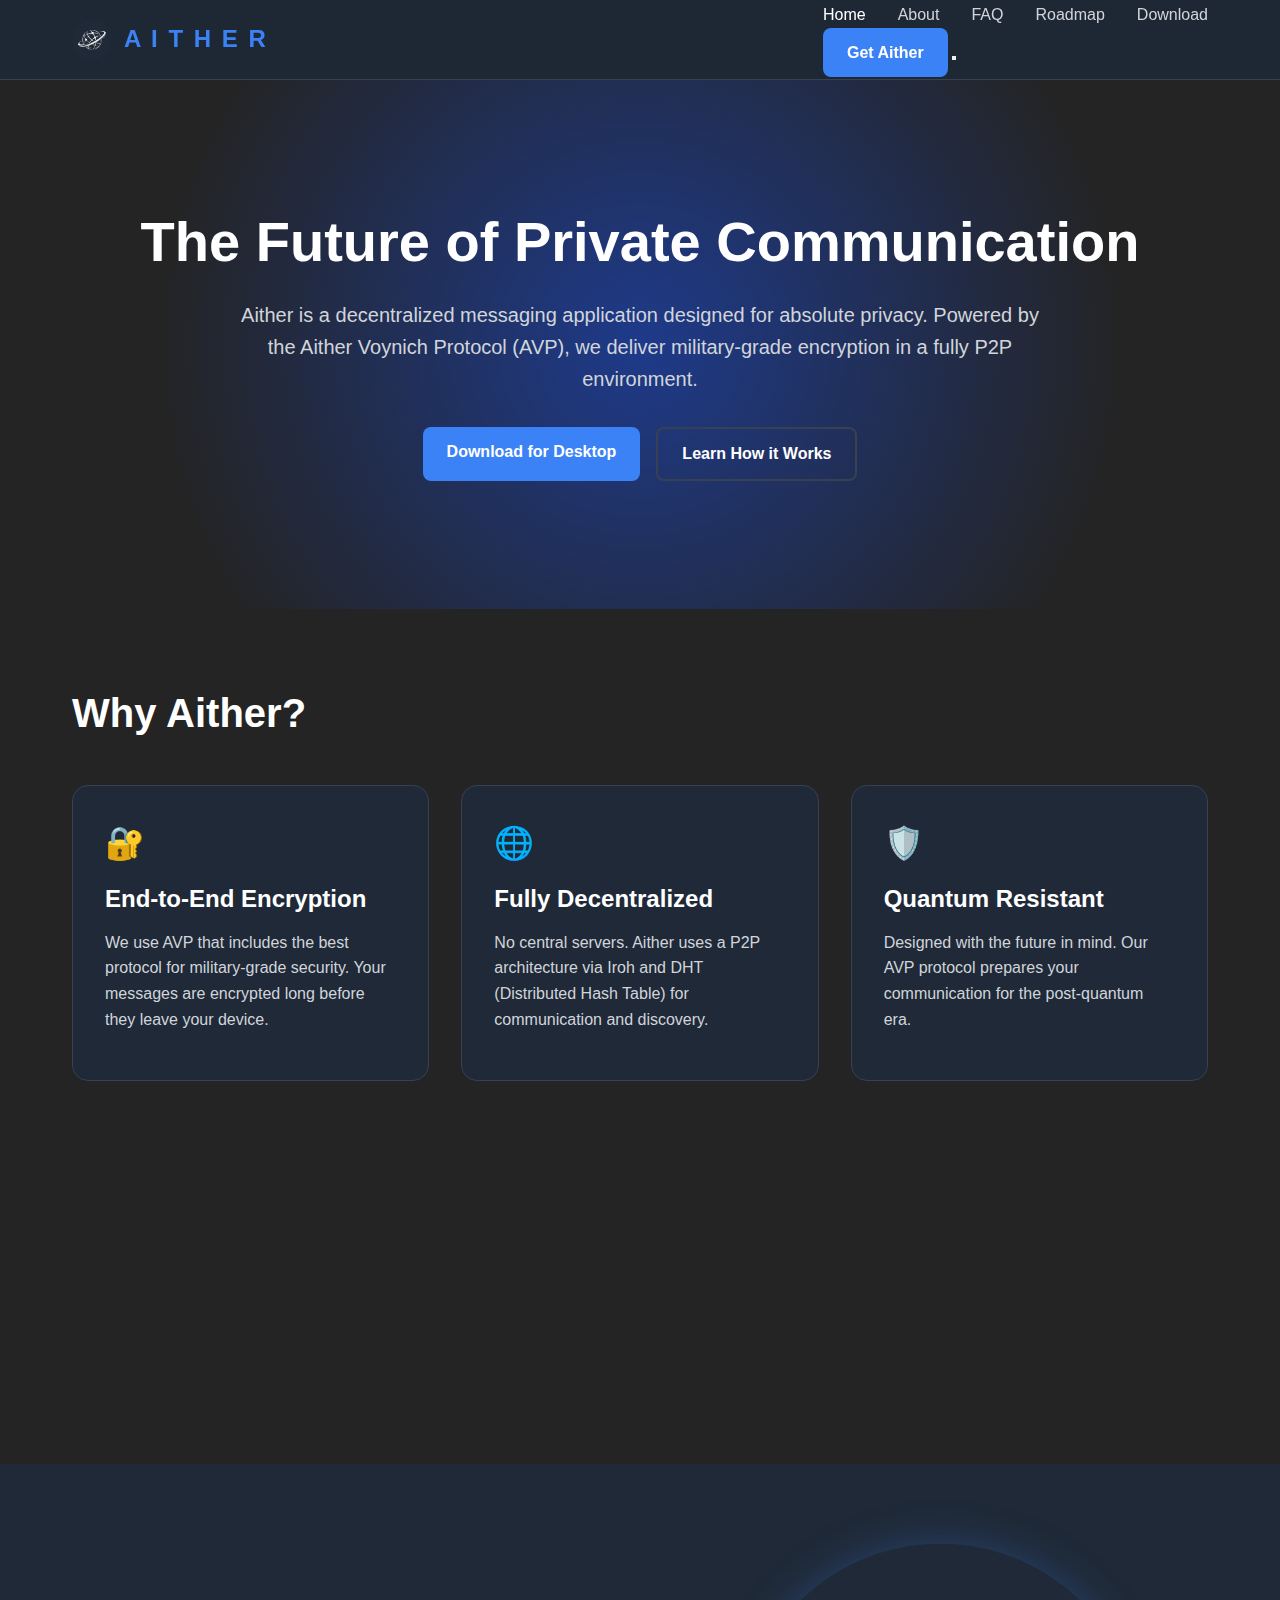
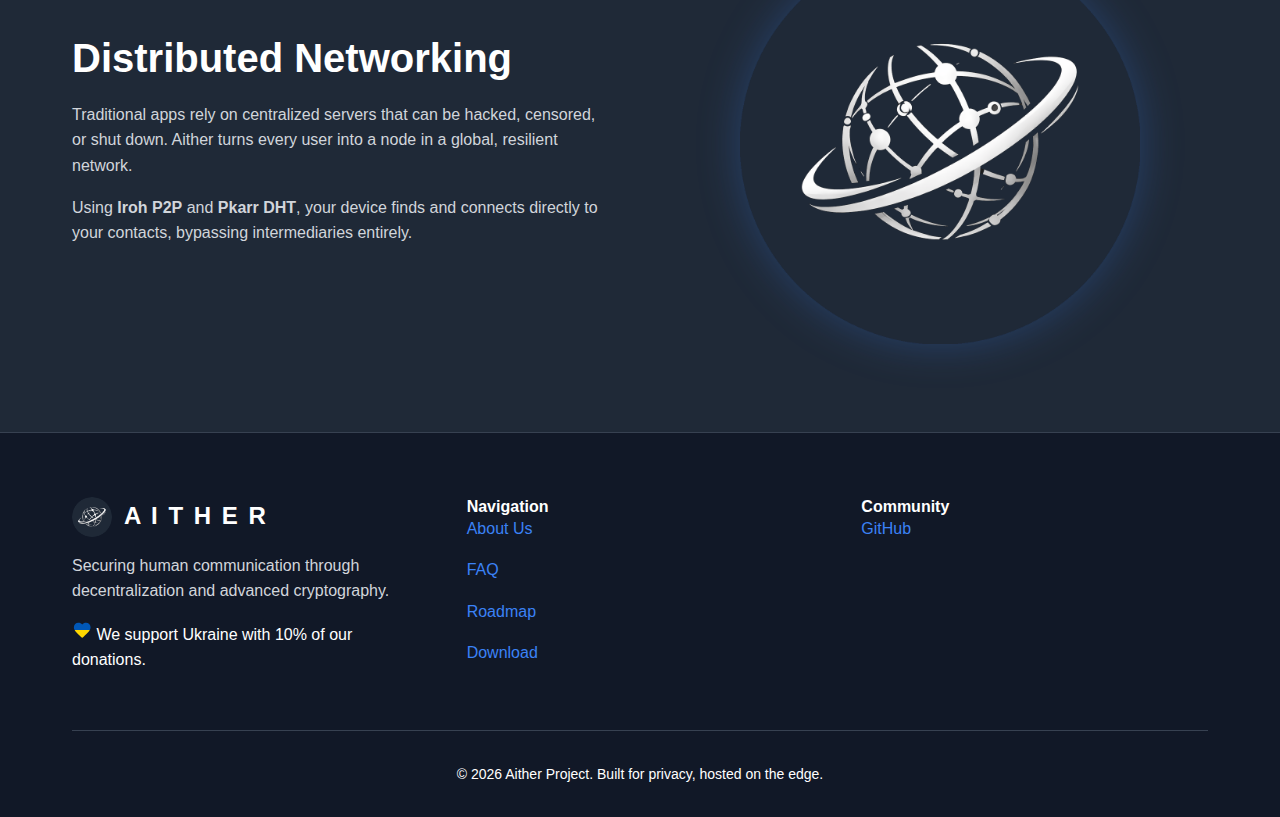
<file: index.html>
<!DOCTYPE html>
<html lang="en">

<head>
    <meta charset="UTF-8">
    <meta name="viewport" content="width=device-width, initial-scale=1.0">
    <title>Aither | Secure & Decentralized Messaging</title>
    <meta name="description"
        content="Aither is a secure, decentralized messaging platform powered by the Signal Protocol and AVP. Military-grade encryption, zero-knowledge, and fully P2P.">
    <link rel="stylesheet" href="css/main.css?v=4">
    <link rel="manifest" href="manifest.json">
    <link rel="icon" href="assets/logo.png">
    <meta name="theme-color" content="#1f2937">
</head>

<body>
    <nav>
        <div class="container nav-container">
            <a href="index.html" class="logo">
                <img src="assets/logo.png" alt="Aither Logo">
                <span>A I T H E R</span>
            </a>
            <div class="nav-right">
                <div class="nav-links">
                    <a href="index.html" class="active">Home</a>
                    <a href="about.html">About</a>
                    <a href="faq.html">FAQ</a>
                    <a href="roadmap.html">Roadmap</a>
                    <a href="download.html">Download</a>
                </div>
                <a href="download.html" class="btn btn-primary">Get Aither</a>
                <button class="nav-menu-toggle" aria-label="Toggle Menu">
                    <span></span>
                    <span></span>
                    <span></span>
                </button>
            </div>
        </div>
    </nav>

    <main>
        <section class="hero">
            <div class="container">
                <h1>The Future of Private Communication</h1>
                <p>Aither is a decentralized messaging application designed for absolute privacy. Powered by the Aither
                    Voynich Protocol (AVP), we deliver military-grade encryption in a fully P2P environment.</p>
                <div class="hero-btns">
                    <a href="download.html" class="btn btn-primary">Download for Desktop</a>
                    <a href="about.html" class="btn btn-outline">Learn How it Works</a>
                </div>
            </div>
        </section>

        <section id="features">
            <div class="container">
                <h2 class="text-center">Why Aither?</h2>
                <div class="features-grid">
                    <div class="card">
                        <div class="card-icon">🔐</div>
                        <h3>End-to-End Encryption</h3>
                        <p>We use AVP that includes the best protocol for military-grade security. Your messages are
                            encrypted long before they leave your device.</p>
                    </div>
                    <div class="card">
                        <div class="card-icon">🌐</div>
                        <h3>Fully Decentralized</h3>
                        <p>No central servers. Aither uses a P2P architecture via Iroh and DHT (Distributed Hash Table)
                            for communication and discovery.</p>
                    </div>
                    <div class="card">
                        <div class="card-icon">🛡️</div>
                        <h3>Quantum Resistant</h3>
                        <p>Designed with the future in mind. Our AVP protocol prepares your communication for the
                            post-quantum era.</p>
                    </div>
                    <div class="card">
                        <div class="card-icon">👤</div>
                        <h3>Zero Knowledge</h3>
                        <p>No phone numbers, no email addresses, no tracking. Your identity is your private key, and
                            your data stays on your device.</p>
                    </div>
                </div>
            </div>
        </section>

        <section id="how-it-works" style="background-color: var(--card-bg);">
            <div class="container">
                <div style="display: flex; align-items: center; gap: 4rem; flex-wrap: wrap;">
                    <div style="flex: 1; min-width: 300px;">
                        <h2>Distributed Networking</h2>
                        <p>Traditional apps rely on centralized servers that can be hacked, censored, or shut down.
                            Aither turns every user into a node in a global, resilient network.</p>
                        <p>Using <strong>Iroh P2P</strong> and <strong>Pkarr DHT</strong>, your device finds and
                            connects directly to your contacts, bypassing intermediaries entirely.</p>
                    </div>
                    <div style="flex: 1; min-width: 300px; text-align: center;">
                        <img src="assets/logo.png" alt="Aither Networking"
                            style="width: 100%; max-width: 400px; filter: drop-shadow(0 0 20px #3b82f644);">
                    </div>
                </div>
            </div>
        </section>
    </main>

    <footer>
        <div class="container">
            <div class="footer-content">
                <div>
                    <div class="logo" style="margin-bottom: 1rem;">
                        <img src="assets/logo.png" alt="Aither Logo">
                        <span>A I T H E R</span>
                    </div>
                    <p>Securing human communication through decentralization and advanced cryptography.</p>
                    <div class="ukraine-support">
                        <svg viewBox="0 0 32 32" width="20" height="20">
                            <defs>
                                <linearGradient id="ua-grad" x1="0%" y1="0%" x2="0%" y2="100%">
                                    <stop offset="50%" style="stop-color:#0057b7;stop-opacity:1" />
                                    <stop offset="50%" style="stop-color:#ffd700;stop-opacity:1" />
                                </linearGradient>
                            </defs>
                            <path fill="url(#ua-grad)"
                                d="M16 28.5L14.1 26.75C7.4 20.75 3 16.75 3 11.75C3 7.65 6.2 4.45 10.3 4.45C12.6 4.45 14.85 5.5 16.35 7.15C17.85 5.5 20.1 4.45 22.4 4.45C26.5 4.45 29.7 7.65 29.7 11.75C29.7 16.75 25.3 20.75 18.6 26.75L16.7 28.5H16V28.5Z" />
                        </svg>
                        <span>We support Ukraine with 10% of our donations.</span>
                    </div>
                </div>
                <div>
                    <h4>Navigation</h4>
                    <p><a href="about.html">About Us</a></p>
                    <p><a href="faq.html">FAQ</a></p>
                    <p><a href="roadmap.html">Roadmap</a></p>
                    <p><a href="download.html">Download</a></p>
                </div>
                <div>
                    <h4>Community</h4>
                    <p><a href="https://github.com/aitherapp/aither-beta">GitHub</a></p>
                </div>
            </div>
            <div class="footer-bottom">
                &copy; 2026 Aither Project. Built for privacy, hosted on the edge.
            </div>
        </div>
    </footer>

    <script src="js/main.js?v=4"></script>
    <script>
        if ('serviceWorker' in navigator) {
            navigator.serviceWorker.register('./sw.js');
        }
    </script>
</body>

</html>
</file>
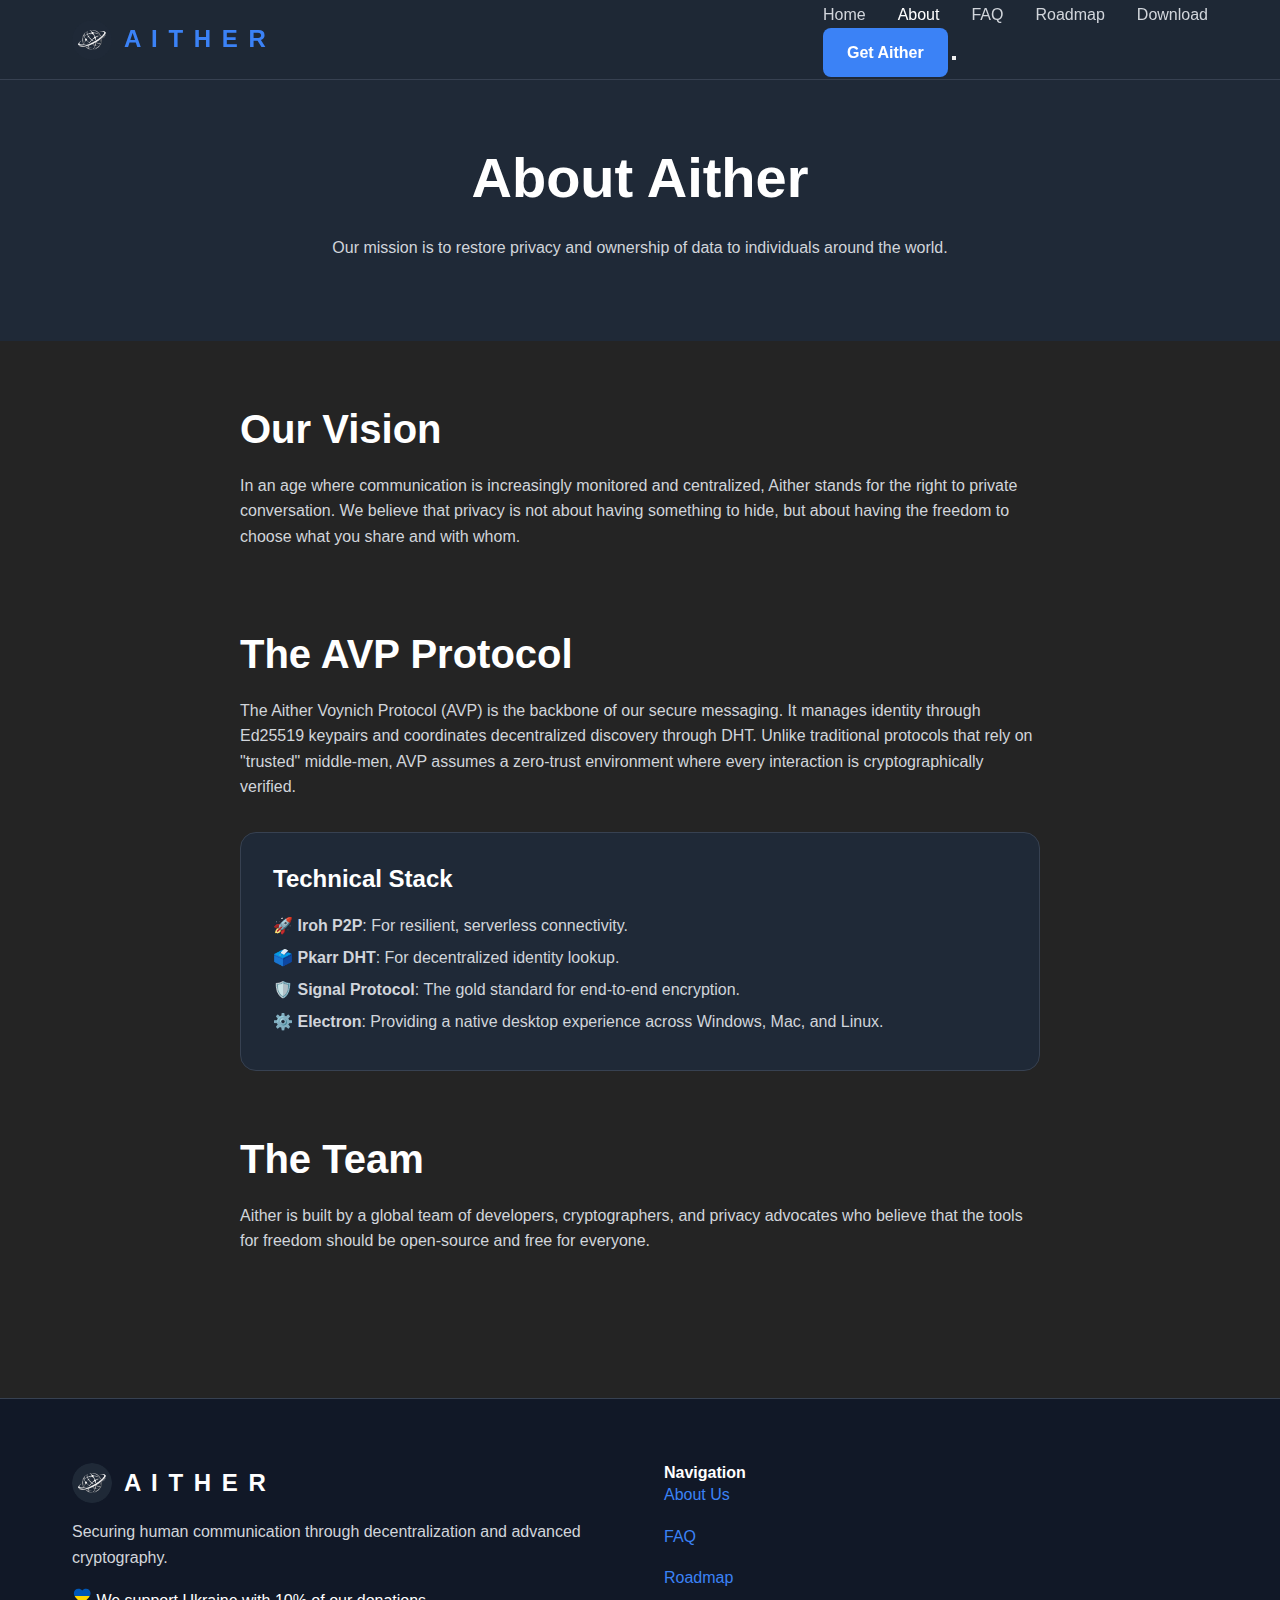
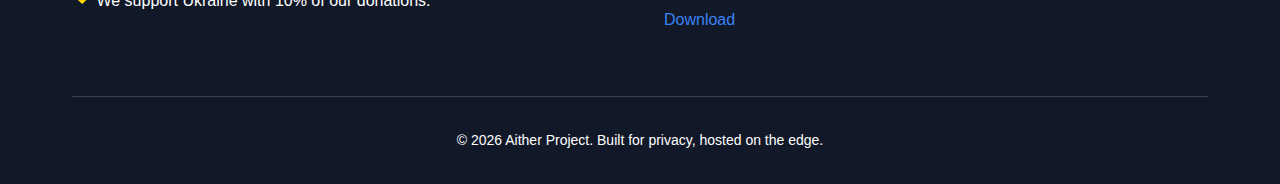
<file: about.html>
<!DOCTYPE html>
<html lang="en">

<head>
    <meta charset="UTF-8">
    <meta name="viewport" content="width=device-width, initial-scale=1.0">
    <title>About | Aither</title>
    <link rel="stylesheet" href="css/main.css?v=4">
    <link rel="icon" href="assets/logo.png">
</head>

<body>
    <nav>
        <div class="container nav-container">
            <a href="index.html" class="logo">
                <img src="assets/logo.png" alt="Aither Logo">
                <span>A I T H E R</span>
            </a>
            <div class="nav-right">
                <div class="nav-links">
                    <a href="index.html">Home</a>
                    <a href="about.html" class="active">About</a>
                    <a href="faq.html">FAQ</a>
                    <a href="roadmap.html">Roadmap</a>
                    <a href="download.html">Download</a>
                </div>
                <a href="download.html" class="btn btn-primary">Get Aither</a>
                <button class="nav-menu-toggle" aria-label="Toggle Menu">
                    <span></span>
                    <span></span>
                    <span></span>
                </button>
            </div>
        </div>
    </nav>

    <header class="page-header">
        <div class="container">
            <h1>About Aither</h1>
            <p>Our mission is to restore privacy and ownership of data to individuals around the world.</p>
        </div>
    </header>

    <main class="container" style="padding: 4rem 2rem;">
        <div style="max-width: 800px; margin: 0 auto;">
            <section style="padding: 0 0 4rem 0;">
                <h2>Our Vision</h2>
                <p>In an age where communication is increasingly monitored and centralized, Aither stands for the right
                    to private conversation. We believe that privacy is not about having something to hide, but about
                    having the freedom to choose what you share and with whom.</p>
            </section>

            <section style="padding: 0 0 4rem 0;">
                <h2>The AVP Protocol</h2>
                <p>The Aither Voynich Protocol (AVP) is the backbone of our secure messaging. It manages identity
                    through Ed25519 keypairs and coordinates decentralized discovery through DHT. Unlike traditional
                    protocols that rely on "trusted" middle-men, AVP assumes a zero-trust environment where every
                    interaction is cryptographically verified.</p>
                <div class="card" style="margin-top: 2rem;">
                    <h3>Technical Stack</h3>
                    <ul style="list-style: none; color: var(--text-secondary); line-height: 2;">
                        <li>🚀 <strong>Iroh P2P</strong>: For resilient, serverless connectivity.</li>
                        <li>🗳️ <strong>Pkarr DHT</strong>: For decentralized identity lookup.</li>
                        <li>🛡️ <strong>Signal Protocol</strong>: The gold standard for end-to-end encryption.</li>
                        <li>⚙️ <strong>Electron</strong>: Providing a native desktop experience across Windows, Mac, and
                            Linux.</li>
                    </ul>
                </div>
            </section>

            <section style="padding: 0 0 4rem 0;">
                <h2>The Team</h2>
                <p>Aither is built by a global team of developers, cryptographers, and privacy advocates who believe
                    that the tools for freedom should be open-source and free for everyone.</p>
            </section>
        </div>
    </main>

    <footer>
        <div class="container">
            <div class="footer-content">
                <div>
                    <div class="logo" style="margin-bottom: 1rem;">
                        <img src="assets/logo.png" alt="Aither Logo">
                        <span>A I T H E R</span>
                    </div>
                    <p>Securing human communication through decentralization and advanced cryptography.</p>
                    <div class="ukraine-support">
                        <svg viewBox="0 0 32 32" width="20" height="20">
                            <defs>
                                <linearGradient id="ua-grad-about" x1="0%" y1="0%" x2="0%" y2="100%">
                                    <stop offset="50%" style="stop-color:#0057b7;stop-opacity:1" />
                                    <stop offset="50%" style="stop-color:#ffd700;stop-opacity:1" />
                                </linearGradient>
                            </defs>
                            <path fill="url(#ua-grad-about)"
                                d="M16 28.5L14.1 26.75C7.4 20.75 3 16.75 3 11.75C3 7.65 6.2 4.45 10.3 4.45C12.6 4.45 14.85 5.5 16.35 7.15C17.85 5.5 20.1 4.45 22.4 4.45C26.5 4.45 29.7 7.65 29.7 11.75C29.7 16.75 25.3 20.75 18.6 26.75L16.7 28.5H16V28.5Z" />
                        </svg>
                        <span>We support Ukraine with 10% of our donations.</span>
                    </div>
                </div>
                <div>
                    <h4>Navigation</h4>
                    <p><a href="about.html">About Us</a></p>
                    <p><a href="faq.html">FAQ</a></p>
                    <p><a href="roadmap.html">Roadmap</a></p>
                    <p><a href="download.html">Download</a></p>
                </div>
            </div>
            <div class="footer-bottom">
                &copy; 2026 Aither Project. Built for privacy, hosted on the edge.
            </div>
        </div>
    </footer>
    <script src="js/main.js?v=4"></script>
    <script>
        if ('serviceWorker' in navigator) {
            navigator.serviceWorker.register('./sw.js');
        }
    </script>
</body>

</html>
</file>
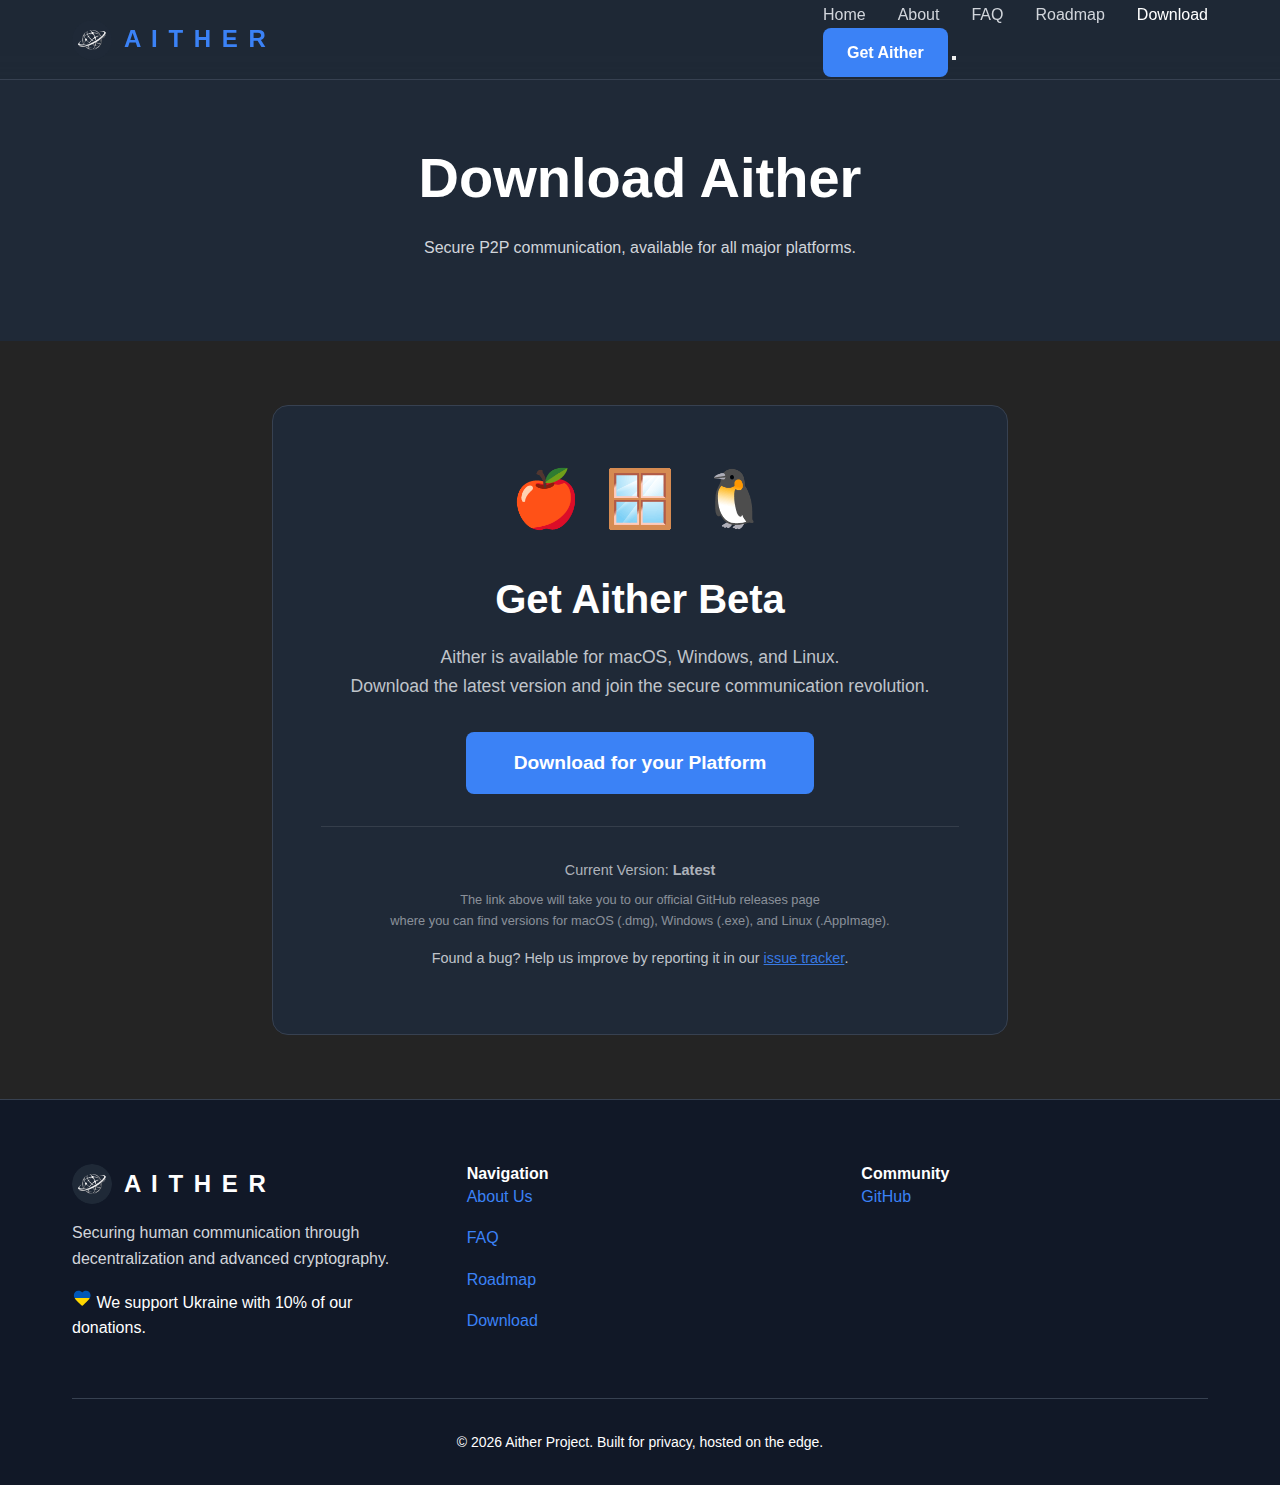
<file: download.html>
<!DOCTYPE html>
<html lang="en">

<head>
    <meta charset="UTF-8">
    <meta name="viewport" content="width=device-width, initial-scale=1.0">
    <title>Download | Aither</title>
    <link rel="stylesheet" href="css/main.css?v=4">
    <link rel="icon" href="assets/logo.png">
</head>

<body>
    <nav>
        <div class="container nav-container">
            <a href="index.html" class="logo">
                <img src="assets/logo.png" alt="Aither Logo">
                <span>A I T H E R</span>
            </a>
            <div class="nav-right">
                <div class="nav-links">
                    <a href="index.html">Home</a>
                    <a href="about.html">About</a>
                    <a href="faq.html">FAQ</a>
                    <a href="roadmap.html">Roadmap</a>
                    <a href="download.html" class="active">Download</a>
                </div>
                <a href="download.html" class="btn btn-primary">Get Aither</a>
                <button class="nav-menu-toggle" aria-label="Toggle Menu">
                    <span></span>
                    <span></span>
                    <span></span>
                </button>
            </div>
        </div>
    </nav>

    <header class="page-header">
        <div class="container">
            <h1>Download Aither</h1>
            <p>Secure P2P communication, available for all major platforms.</p>
        </div>
    </header>

    <main class="container" style="padding: 4rem 2rem; max-width: 800px; margin: 0 auto;">
        <div class="card" style="text-align: center; padding: 3rem;">
            <div style="font-size: 3.5rem; margin-bottom: 2rem; display: flex; justify-content: center; gap: 1.5rem;">
                <span>🍎</span><span>🪟</span><span>🐧</span>
            </div>
            <h2>Get Aither Beta</h2>
            <p style="font-size: 1.1rem; margin-bottom: 2rem; opacity: 0.9;">
                Aither is available for macOS, Windows, and Linux. <br>
                Download the latest version and join the secure communication revolution.
            </p>

            <div style="margin-bottom: 2rem;">
                <a href="https://github.com/aitherapp/aither-beta/releases/latest" class="btn btn-primary"
                    style="font-size: 1.2rem; padding: 1rem 3rem;">
                    Download for your Platform
                </a>
            </div>

            <div style="border-top: 1px solid rgba(255,255,255,0.1); padding-top: 2rem; margin-top: 1rem;">
                <p style="font-size: 0.9rem; margin-bottom: 0.5rem; opacity: 0.8;">Current Version:
                    <strong>Latest</strong>
                </p>
                <p style="font-size: 0.8rem; opacity: 0.6; margin-bottom: 1rem;">
                    The link above will take you to our official GitHub releases page <br>
                    where you can find versions for macOS (.dmg), Windows (.exe), and Linux (.AppImage).
                </p>
                <p style="font-size: 0.9rem; opacity: 0.9;">
                    Found a bug? Help us improve by reporting it in our
                    <a href="https://github.com/aitherapp/aither-beta/issues" target="_blank"
                        style="text-decoration: underline;">issue tracker</a>.
                </p>
            </div>
        </div>
    </main>

    <footer>
        <div class="container">
            <div class="footer-content">
                <div>
                    <div class="logo" style="margin-bottom: 1rem;">
                        <img src="assets/logo.png" alt="Aither Logo">
                        <span>A I T H E R</span>
                    </div>
                    <p>Securing human communication through decentralization and advanced cryptography.</p>
                    <div class="ukraine-support">
                        <svg viewBox="0 0 32 32" width="20" height="20">
                            <defs>
                                <linearGradient id="ua-grad-download" x1="0%" y1="0%" x2="0%" y2="100%">
                                    <stop offset="50%" style="stop-color:#0057b7;stop-opacity:1" />
                                    <stop offset="50%" style="stop-color:#ffd700;stop-opacity:1" />
                                </linearGradient>
                            </defs>
                            <path fill="url(#ua-grad-download)"
                                d="M16 28.5L14.1 26.75C7.4 20.75 3 16.75 3 11.75C3 7.65 6.2 4.45 10.3 4.45C12.6 4.45 14.85 5.5 16.35 7.15C17.85 5.5 20.1 4.45 22.4 4.45C26.5 4.45 29.7 7.65 29.7 11.75C29.7 16.75 25.3 20.75 18.6 26.75L16.7 28.5H16V28.5Z" />
                        </svg>
                        <span>We support Ukraine with 10% of our donations.</span>
                    </div>
                </div>
                <div>
                    <h4>Navigation</h4>
                    <p><a href="about.html">About Us</a></p>
                    <p><a href="faq.html">FAQ</a></p>
                    <p><a href="roadmap.html">Roadmap</a></p>
                    <p><a href="download.html">Download</a></p>
                </div>
                <div>
                    <h4>Community</h4>
                    <p><a href="https://github.com/aitherapp/aither-beta">GitHub</a></p>
                </div>
            </div>
            <div class="footer-bottom">
                &copy; 2026 Aither Project. Built for privacy, hosted on the edge.
            </div>
        </div>
    </footer>
    <script src="js/main.js?v=4"></script>
    <script>
        if ('serviceWorker' in navigator) {
            navigator.serviceWorker.register('./sw.js');
        }
    </script>
</body>

</html>
</file>
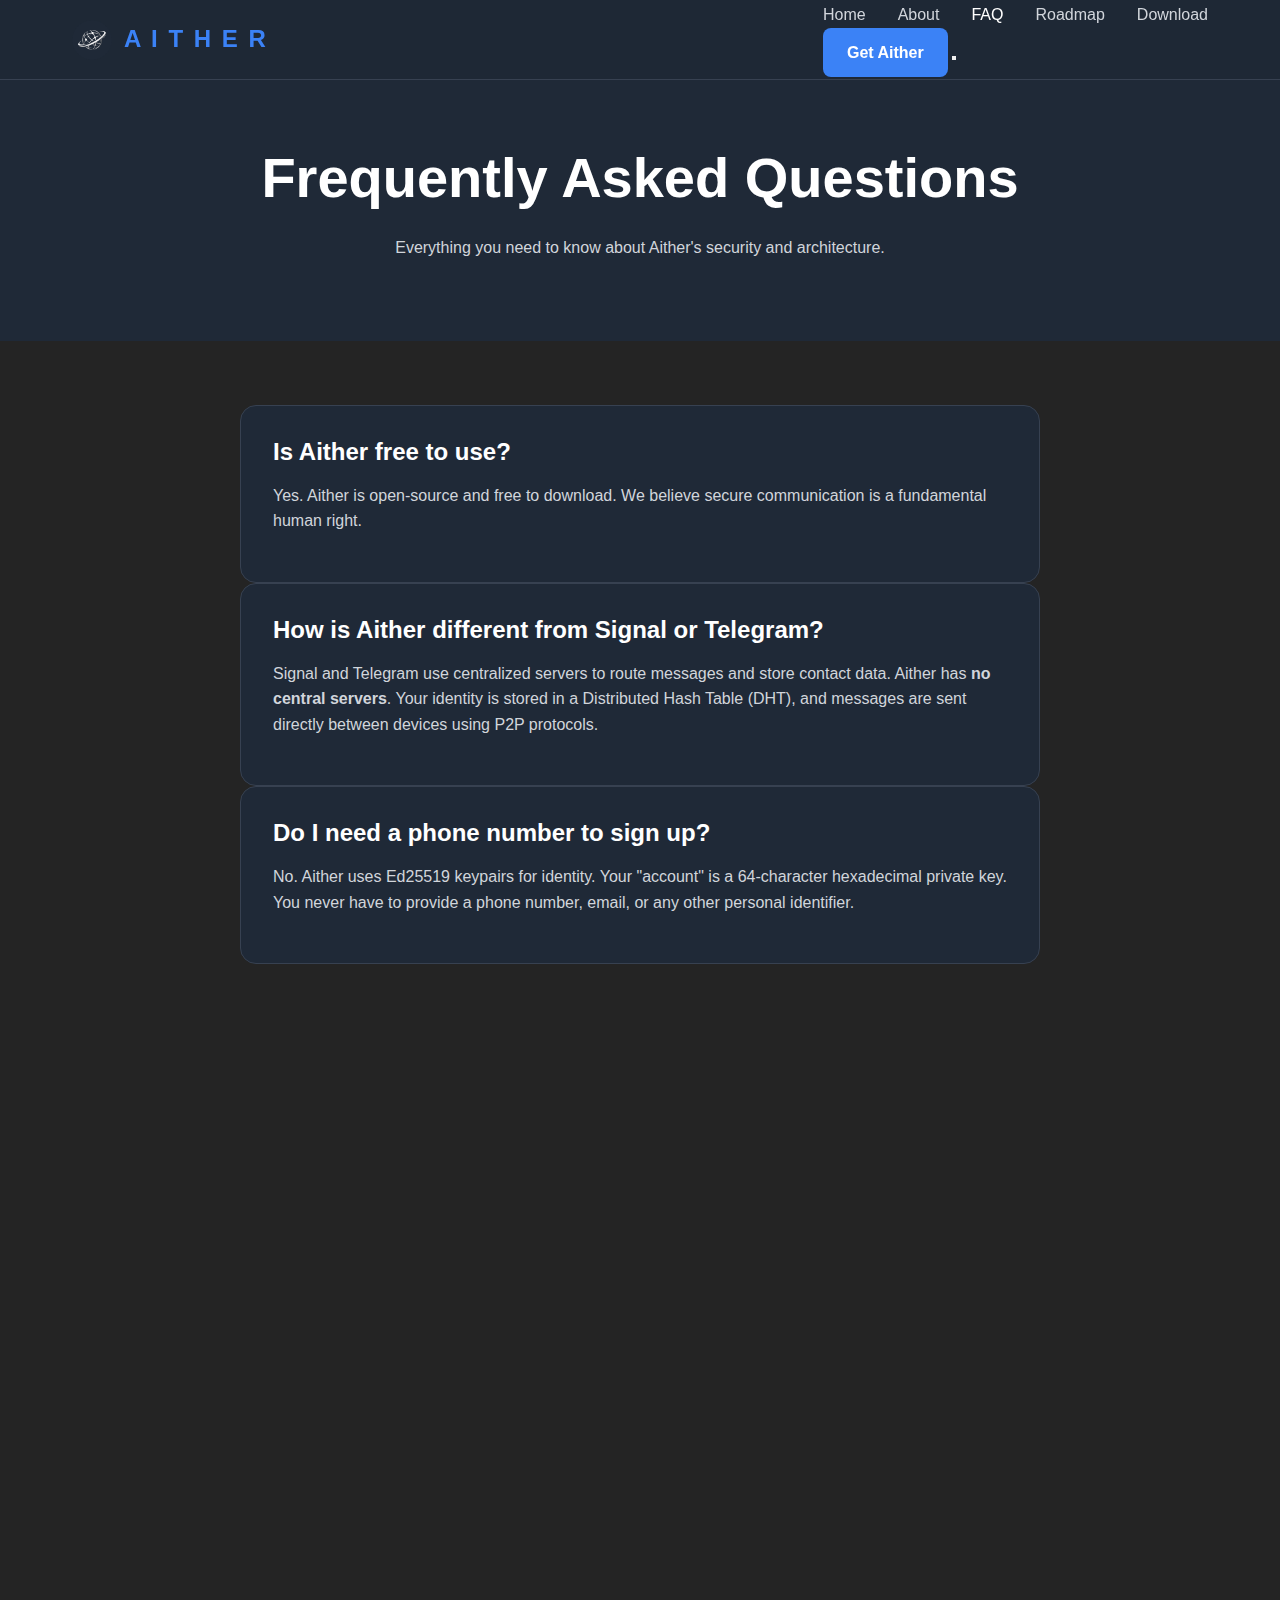
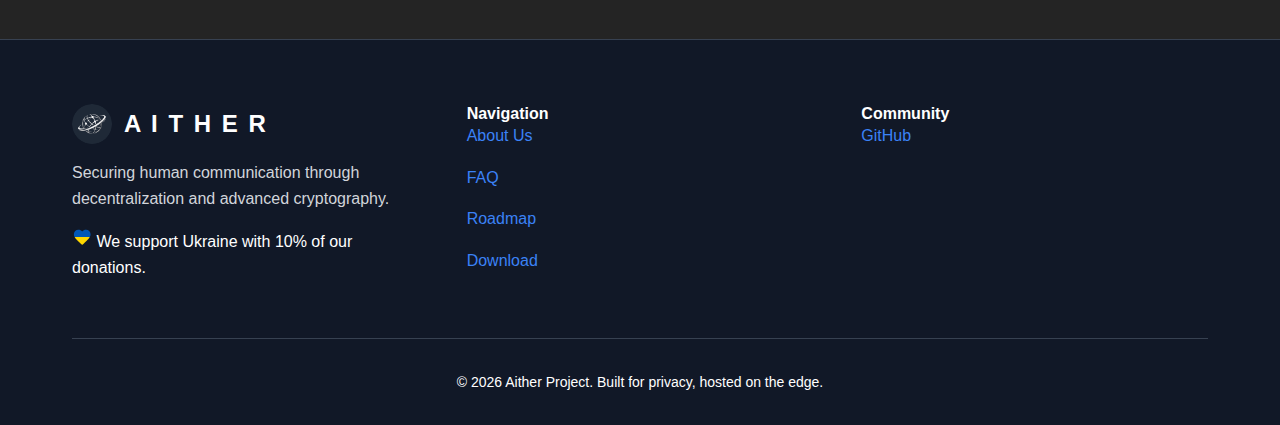
<file: faq.html>
<!DOCTYPE html>
<html lang="en">

<head>
    <meta charset="UTF-8">
    <meta name="viewport" content="width=device-width, initial-scale=1.0">
    <title>FAQ | Aither</title>
    <link rel="stylesheet" href="css/main.css?v=4">
    <link rel="icon" href="assets/logo.png">
</head>

<body>
    <nav>
        <div class="container nav-container">
            <a href="index.html" class="logo">
                <img src="assets/logo.png" alt="Aither Logo">
                <span>A I T H E R</span>
            </a>
            <div class="nav-right">
                <div class="nav-links">
                    <a href="index.html">Home</a>
                    <a href="about.html">About</a>
                    <a href="faq.html" class="active">FAQ</a>
                    <a href="roadmap.html">Roadmap</a>
                    <a href="download.html">Download</a>
                </div>
                <a href="download.html" class="btn btn-primary">Get Aither</a>
                <button class="nav-menu-toggle" aria-label="Toggle Menu">
                    <span></span>
                    <span></span>
                    <span></span>
                </button>
            </div>
        </div>
    </nav>

    <header class="page-header">
        <div class="container">
            <h1>Frequently Asked Questions</h1>
            <p>Everything you need to know about Aither's security and architecture.</p>
        </div>
    </header>

    <main class="container" style="padding: 4rem 2rem;">
        <div style="max-width: 800px; margin: 0 auto;" class="space-y-6">
            <div class="card">
                <h3>Is Aither free to use?</h3>
                <p>Yes. Aither is open-source and free to download. We believe secure communication is a fundamental
                    human right.</p>
            </div>

            <div class="card">
                <h3>How is Aither different from Signal or Telegram?</h3>
                <p>Signal and Telegram use centralized servers to route messages and store contact data. Aither has
                    <strong>no central servers</strong>. Your identity is stored in a Distributed Hash Table (DHT), and
                    messages are sent directly between devices using P2P protocols.
                </p>
            </div>

            <div class="card">
                <h3>Do I need a phone number to sign up?</h3>
                <p>No. Aither uses Ed25519 keypairs for identity. Your "account" is a 64-character hexadecimal private
                    key. You never have to provide a phone number, email, or any other personal identifier.</p>
            </div>

            <div class="card">
                <h3>Can I use Aither on multiple devices?</h3>
                <p>Currently, Aither is optimized for single-device desktop use. Since your keys are stored on your
                    device, you must export and import your private key to move your identity to a new installation.
                    Multi-device syncing is on our roadmap.</p>
            </div>

            <div class="card">
                <h3>Where are my messages stored?</h3>
                <p>Your message history is stored only on your own device in an encrypted SQLite database. Aither has no
                    cloud storage; if you lose your device and haven't backed up your keys, your data cannot be
                    recovered.</p>
            </div>

            <div class="card">
                <h3>Do you collect Aither metadata?</h3>
                <p>Because Aither is P2P, there is no central entity collecting metadata about who you talk to. While
                    network-level analysis could potentially reveal connection patterns (as with any internet-based
                    communication), we minimize metadata to the absolute technological limit.</p>
            </div>
        </div>
    </main>

    <footer>
        <div class="container">
            <div class="footer-content">
                <div>
                    <div class="logo" style="margin-bottom: 1rem;">
                        <img src="assets/logo.png" alt="Aither Logo">
                        <span>A I T H E R</span>
                    </div>
                    <p>Securing human communication through decentralization and advanced cryptography.</p>
                    <div class="ukraine-support">
                        <svg viewBox="0 0 32 32" width="20" height="20">
                            <defs>
                                <linearGradient id="ua-grad-faq" x1="0%" y1="0%" x2="0%" y2="100%">
                                    <stop offset="50%" style="stop-color:#0057b7;stop-opacity:1" />
                                    <stop offset="50%" style="stop-color:#ffd700;stop-opacity:1" />
                                </linearGradient>
                            </defs>
                            <path fill="url(#ua-grad-faq)"
                                d="M16 28.5L14.1 26.75C7.4 20.75 3 16.75 3 11.75C3 7.65 6.2 4.45 10.3 4.45C12.6 4.45 14.85 5.5 16.35 7.15C17.85 5.5 20.1 4.45 22.4 4.45C26.5 4.45 29.7 7.65 29.7 11.75C29.7 16.75 25.3 20.75 18.6 26.75L16.7 28.5H16V28.5Z" />
                        </svg>
                        <span>We support Ukraine with 10% of our donations.</span>
                    </div>
                </div>
                <div>
                    <h4>Navigation</h4>
                    <p><a href="about.html">About Us</a></p>
                    <p><a href="faq.html">FAQ</a></p>
                    <p><a href="roadmap.html">Roadmap</a></p>
                    <p><a href="download.html">Download</a></p>
                </div>
                <div>
                    <h4>Community</h4>
                    <p><a href="https://github.com/aitherapp/aither-beta">GitHub</a></p>
                </div>
            </div>
            <div class="footer-bottom">
                &copy; 2026 Aither Project. Built for privacy, hosted on the edge.
            </div>
        </div>
    </footer>
    <script src="js/main.js?v=4"></script>
    <script>
        if ('serviceWorker' in navigator) {
            navigator.serviceWorker.register('./sw.js');
        }
    </script>
</body>

</html>
</file>
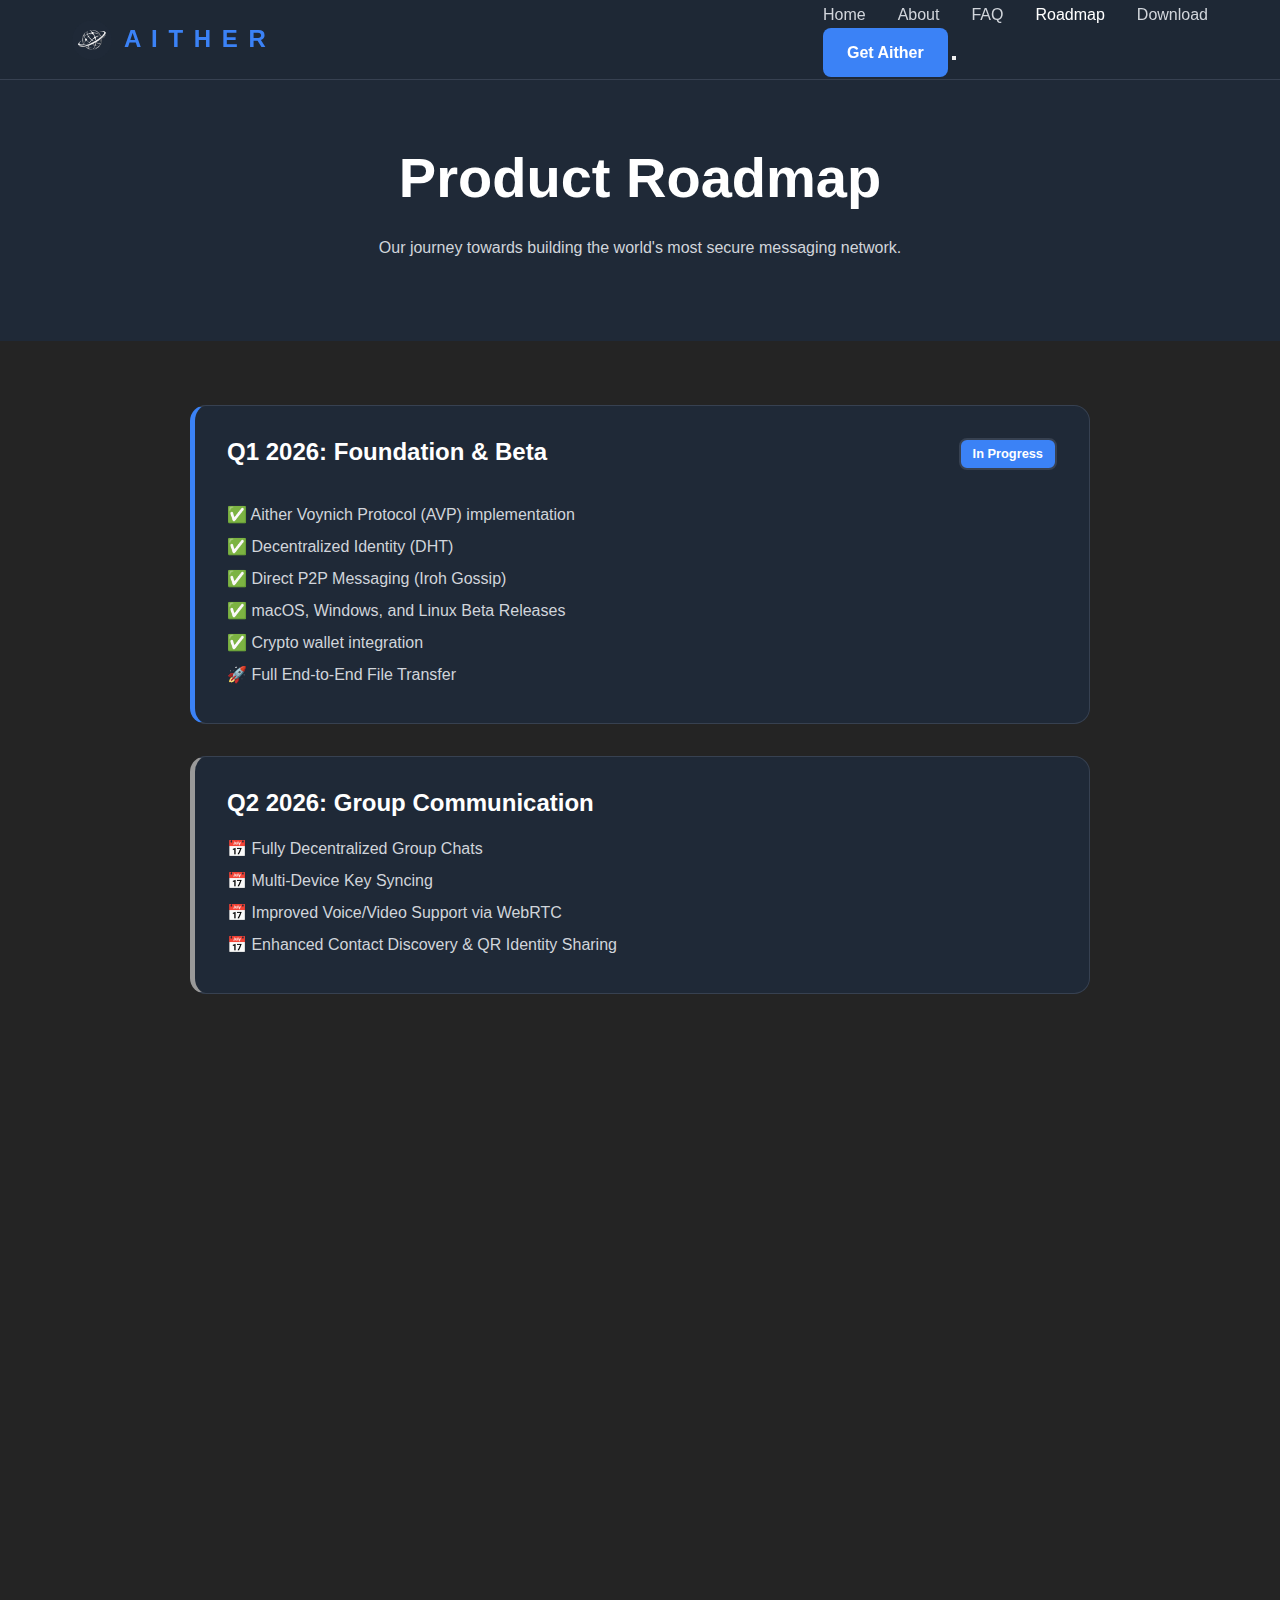
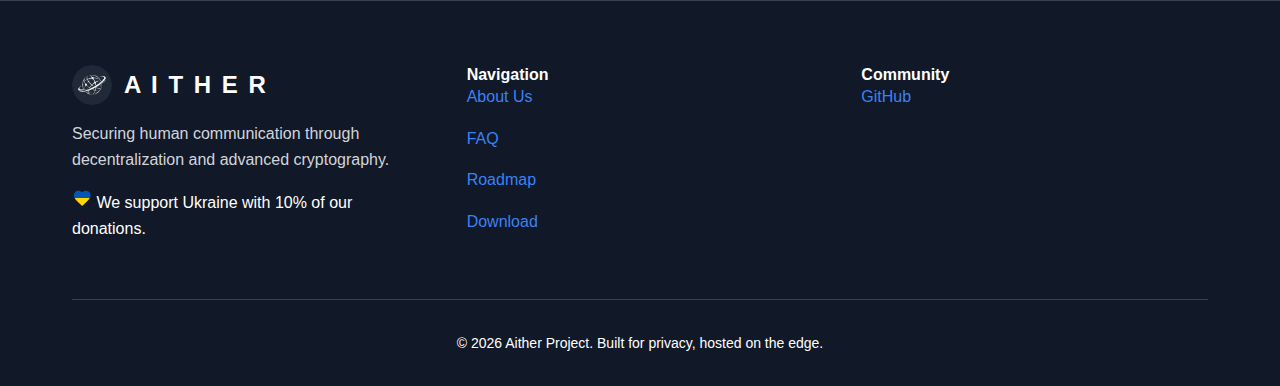
<file: roadmap.html>
<!DOCTYPE html>
<html lang="en">

<head>
    <meta charset="UTF-8">
    <meta name="viewport" content="width=device-width, initial-scale=1.0">
    <title>Roadmap | Aither</title>
    <link rel="stylesheet" href="css/main.css?v=4">
    <link rel="icon" href="assets/logo.png">
</head>

<body>
    <nav>
        <div class="container nav-container">
            <a href="index.html" class="logo">
                <img src="assets/logo.png" alt="Aither Logo">
                <span>A I T H E R</span>
            </a>
            <div class="nav-right">
                <div class="nav-links">
                    <a href="index.html">Home</a>
                    <a href="about.html">About</a>
                    <a href="faq.html">FAQ</a>
                    <a href="roadmap.html" class="active">Roadmap</a>
                    <a href="download.html">Download</a>
                </div>
                <a href="download.html" class="btn btn-primary">Get Aither</a>
                <button class="nav-menu-toggle" aria-label="Toggle Menu">
                    <span></span>
                    <span></span>
                    <span></span>
                </button>
            </div>
        </div>
    </nav>

    <header class="page-header">
        <div class="container">
            <h1>Product Roadmap</h1>
            <p>Our journey towards building the world's most secure messaging network.</p>
        </div>
    </header>

    <main class="container" style="padding: 4rem 2rem;">
        <div style="max-width: 900px; margin: 0 auto;">
            <div style="display: flex; flex-direction: column; gap: 2rem;">
                <!-- Q1 2026 -->
                <div class="card" style="border-left: 5px solid var(--accent-blue);">
                    <div
                        style="display: flex; justify-content: space-between; align-items: flex-start; margin-bottom: 1rem;">
                        <h3>Q1 2026: Foundation & Beta</h3>
                        <span class="btn btn-outline"
                            style="padding: 0.25rem 0.75rem; font-size: 0.8rem; background-color: var(--accent-blue);">In
                            Progress</span>
                    </div>
                    <ul style="list-style: none; color: var(--text-secondary); line-height: 2;">
                        <li>✅ Aither Voynich Protocol (AVP) implementation</li>
                        <li>✅ Decentralized Identity (DHT)</li>
                        <li>✅ Direct P2P Messaging (Iroh Gossip)</li>
                        <li>✅ macOS, Windows, and Linux Beta Releases</li>
                        <li>✅ Crypto wallet integration</li>
                        <li>🚀 Full End-to-End File Transfer</li>
                    </ul>
                </div>

                <!-- Q2 2026 -->
                <div class="card" style="border-left: 5px solid #999;">
                    <h3>Q2 2026: Group Communication</h3>
                    <ul style="list-style: none; color: var(--text-secondary); line-height: 2;">
                        <li>📅 Fully Decentralized Group Chats</li>
                        <li>📅 Multi-Device Key Syncing</li>
                        <li>📅 Improved Voice/Video Support via WebRTC</li>
                        <li>📅 Enhanced Contact Discovery & QR Identity Sharing</li>
                    </ul>
                </div>

                <!-- Q3 2026 -->
                <div class="card" style="border-left: 5px solid #999;">
                    <h3>Q3 2026: Mobile & Web</h3>
                    <ul style="list-style: none; color: var(--text-secondary); line-height: 2;">
                        <li>📅 Native iOS and Android Applications</li>
                        <li>📅 Full-Featured Web Browser Version (PWA)</li>
                        <li>📅 Decentralized File Storage (IPFS-ready)</li>
                        <li>📅 Public Channels & Broadcast Lists</li>
                    </ul>
                </div>

                <!-- Q4 2026 -->
                <div class="card" style="border-left: 5px solid #999;">
                    <h3>Q4 2026: Ecosystem Expansion</h3>
                    <ul style="list-style: none; color: var(--text-secondary); line-height: 2;">
                        <li>📅 AVP Hardware Enclave Integration</li>
                        <li>📅 Decentralized Payment Support (Lightning/Nostr)</li>
                        <li>📅 API for Third-Party Developers</li>
                        <li>📅 Global Privacy Network Launch</li>
                    </ul>
                </div>
            </div>
        </div>
    </main>

    <footer>
        <div class="container">
            <div class="footer-content">
                <div>
                    <div class="logo" style="margin-bottom: 1rem;">
                        <img src="assets/logo.png" alt="Aither Logo">
                        <span>A I T H E R</span>
                    </div>
                    <p>Securing human communication through decentralization and advanced cryptography.</p>
                    <div class="ukraine-support">
                        <svg viewBox="0 0 32 32" width="20" height="20">
                            <defs>
                                <linearGradient id="ua-grad-roadmap" x1="0%" y1="0%" x2="0%" y2="100%">
                                    <stop offset="50%" style="stop-color:#0057b7;stop-opacity:1" />
                                    <stop offset="50%" style="stop-color:#ffd700;stop-opacity:1" />
                                </linearGradient>
                            </defs>
                            <path fill="url(#ua-grad-roadmap)"
                                d="M16 28.5L14.1 26.75C7.4 20.75 3 16.75 3 11.75C3 7.65 6.2 4.45 10.3 4.45C12.6 4.45 14.85 5.5 16.35 7.15C17.85 5.5 20.1 4.45 22.4 4.45C26.5 4.45 29.7 7.65 29.7 11.75C29.7 16.75 25.3 20.75 18.6 26.75L16.7 28.5H16V28.5Z" />
                        </svg>
                        <span>We support Ukraine with 10% of our donations.</span>
                    </div>
                </div>
                <div>
                    <h4>Navigation</h4>
                    <p><a href="about.html">About Us</a></p>
                    <p><a href="faq.html">FAQ</a></p>
                    <p><a href="roadmap.html">Roadmap</a></p>
                    <p><a href="download.html">Download</a></p>
                </div>
                <div>
                    <h4>Community</h4>
                    <p><a href="https://github.com/aitherapp/aither-beta">GitHub</a></p>
                </div>
            </div>
            <div class="footer-bottom">
                &copy; 2026 Aither Project. Built for privacy, hosted on the edge.
            </div>
        </div>
    </footer>
    <script src="js/main.js?v=4"></script>
    <script>
        if ('serviceWorker' in navigator) {
            navigator.serviceWorker.register('./sw.js');
        }
    </script>
</body>

</html>
</file>
<file: css/main.css>
:root {
  --bg-color: #242424;
  --card-bg: #1f2937;
  --text-primary: #ffffff;
  --text-secondary: #d1d5db;
  --accent-blue: #3b82f6;
  --accent-blue-hover: #2563eb;
  --border-color: #374151;
  --footer-bg: #111827;
}

* {
  box-sizing: border-box;
  margin: 0;
  padding: 0;
}

body {
  background-color: var(--bg-color);
  color: var(--text-primary);
  font-family: -apple-system, BlinkMacSystemFont, 'Segoe UI', Roboto, Helvetica, Arial, sans-serif;
  line-height: 1.6;
  overflow-x: hidden;
}

/* Typography */
h1, h2, h3, h4 {
  font-weight: 700;
  line-height: 1.2;
}

h1 { font-size: 3.5rem; margin-bottom: 1.5rem; }
h2 { font-size: 2.5rem; margin-bottom: 1.25rem; }
h3 { font-size: 1.5rem; margin-bottom: 1rem; }

p {
  color: var(--text-secondary);
  margin-bottom: 1rem;
}

a {
  color: var(--accent-blue);
  text-decoration: none;
  transition: color 0.2s;
}

a:hover {
  color: var(--accent-blue-hover);
}

/* Layout */
.container {
  max-width: 1200px;
  margin: 0 auto;
  padding: 0 2rem;
}

section {
  padding: 5rem 0;
}

/* Navbar */
nav {
  height: 80px;
  display: flex;
  align-items: center;
  background-color: rgba(31, 41, 55, 0.95);
  backdrop-filter: blur(10px);
  position: sticky;
  top: 0;
  z-index: 1000;
  border-bottom: 1px solid var(--border-color);
}

.nav-container {
  display: flex;
  justify-content: space-between;
  align-items: center;
  width: 100%;
}

.logo {
  display: flex;
  align-items: center;
  gap: 0.75rem;
  font-weight: 800;
  font-size: 1.5rem;
  letter-spacing: 2px;
}

.logo img {
  width: 40px;
  height: 40px;
  border-radius: 50%;
}

.nav-links {
  display: flex;
  gap: 2rem;
}

.nav-links a {
  color: var(--text-secondary);
  font-weight: 500;
}

.nav-links a:hover, .nav-links a.active {
  color: var(--text-primary);
}

/* Buttons */
.btn {
  display: inline-block;
  padding: 0.75rem 1.5rem;
  border-radius: 0.5rem;
  font-weight: 600;
  cursor: pointer;
  transition: transform 0.2s, background-color 0.2s;
  border: none;
  text-align: center;
}

.btn:active {
  transform: scale(0.98);
}

.btn-primary {
  background-color: var(--accent-blue);
  color: white;
}

.btn-primary:hover {
  background-color: var(--accent-blue-hover);
  color: white;
}

.btn-outline {
  border: 2px solid var(--border-color);
  color: var(--text-primary);
}

.btn-outline:hover {
  border-color: var(--text-primary);
}

/* Hero Section */
.hero {
  text-align: center;
  padding: 8rem 0;
  background: radial-gradient(circle at center, #1e3a8a 0%, #242424 70%);
}

.hero p {
  font-size: 1.25rem;
  max-width: 800px;
  margin-left: auto;
  margin-right: auto;
}

.hero-btns {
  display: flex;
  justify-content: center;
  gap: 1rem;
  margin-top: 2rem;
}

/* Feature Cards */
.features-grid {
  display: grid;
  grid-template-columns: repeat(auto-fit, minmax(300px, 1fr));
  gap: 2rem;
  margin-top: 3rem;
}

.card {
  background-color: var(--card-bg);
  padding: 2rem;
  border-radius: 1rem;
  border: 1px solid var(--border-color);
  transition: transform 0.3s, border-color 0.3s;
}

.card:hover {
  transform: translateY(-5px);
  border-color: var(--accent-blue);
}

.card-icon {
  font-size: 2rem;
  color: var(--accent-blue);
  margin-bottom: 1rem;
}

/* Page Headers */
.page-header {
  padding: 4rem 0;
  background-color: var(--card-bg);
  text-align: center;
}

/* Footer */
footer {
  background-color: var(--footer-bg);
  padding: 4rem 0 2rem;
  border-top: 1px solid var(--border-color);
}

.footer-content {
  display: grid;
  grid-template-columns: repeat(auto-fit, minmax(200px, 1fr));
  gap: 3rem;
  margin-bottom: 3rem;
}

.footer-bottom {
  text-align: center;
  padding-top: 2rem;
  border-top: 1px solid var(--border-color);
  font-size: 0.875rem;
}

/* Responsive */
@media (max-width: 768px) {
  h1 { font-size: 2.5rem; }
  .nav-links { display: none; }
  .hero-btns { flex-direction: column; }
}
</file>
